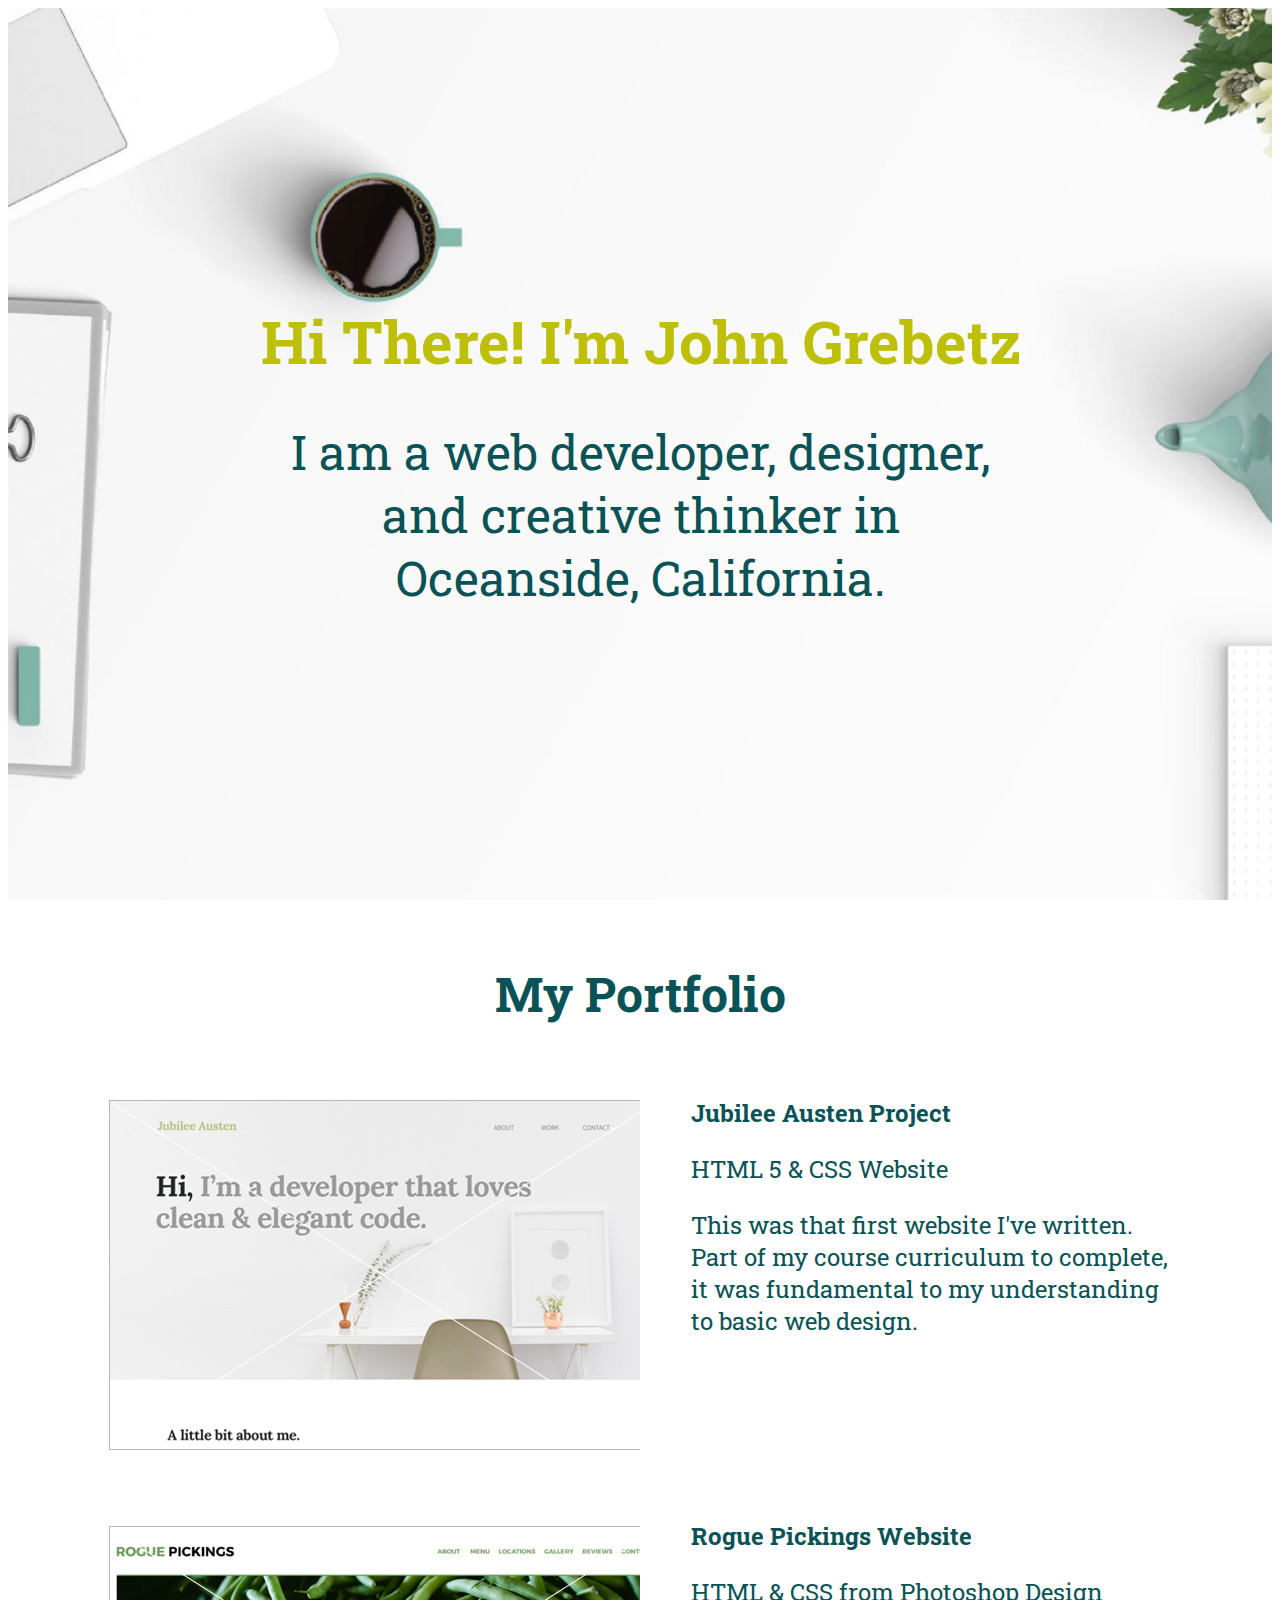
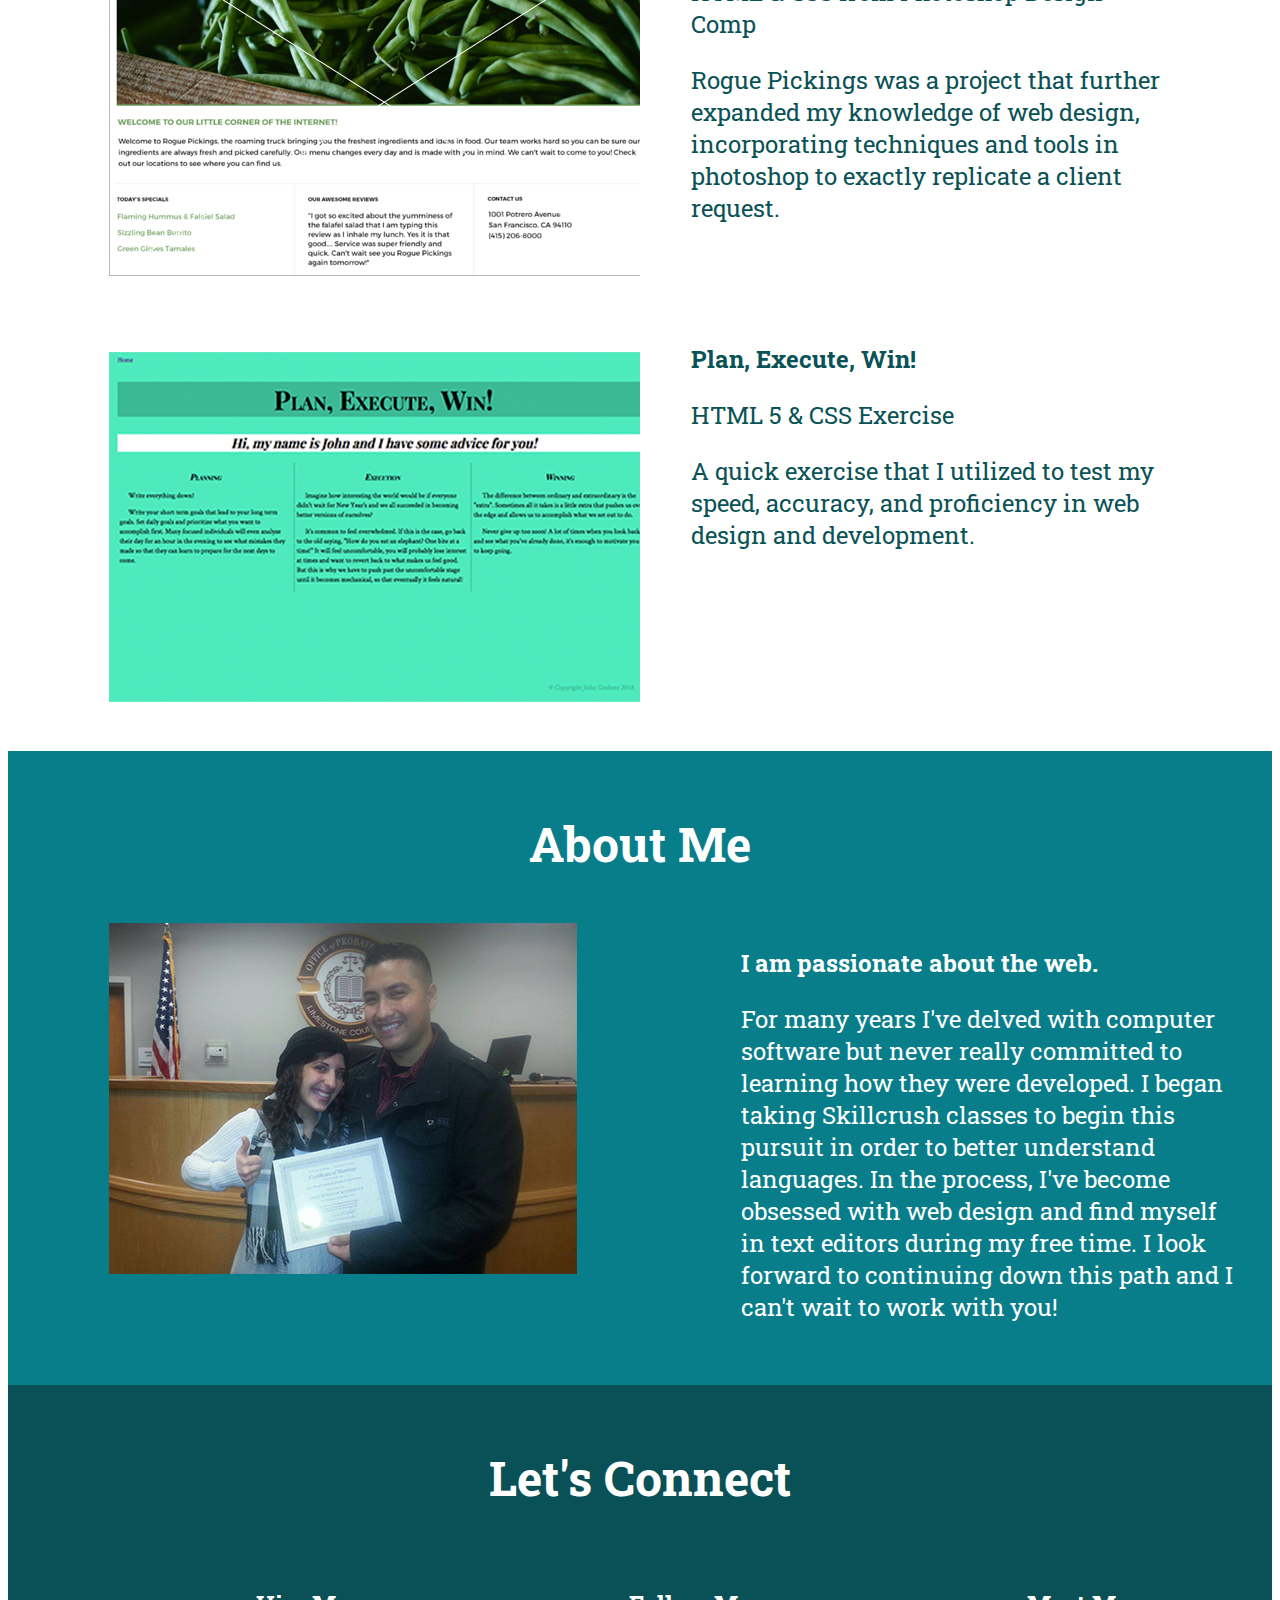
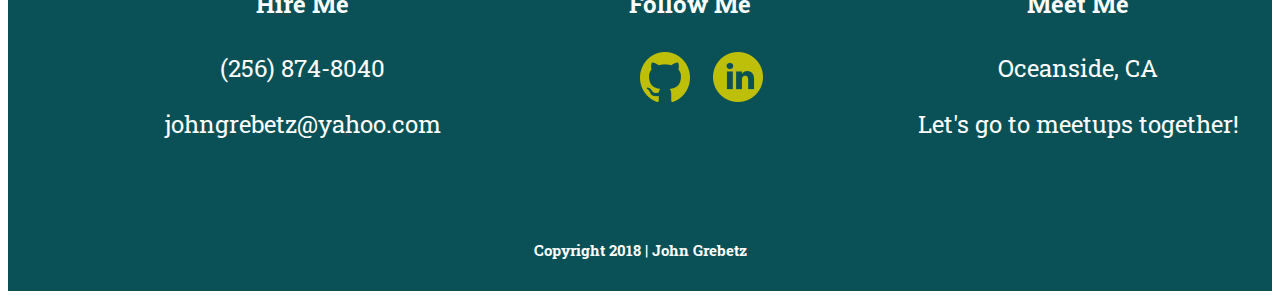
<file: index.html>
<!DOCTYPE html>
<html lang="en">
	<head>
		<title>John Grebetz Portfolio</title>
		<link rel="stylesheet" type="text/css" href="css/main.css">
		<link href="https://fonts.googleapis.com/css?family=Roboto+Slab:400,700" rel="stylesheet">
	</head>
	<body>
<!-- HEADER -->
		<header>
			<section class="header">
				<div id="header">
					<h1><a href="#about">Hi There! I'm John Grebetz</a></h1>
					<h2>I am a web developer, designer, and creative thinker in Oceanside, California.</h2>
				</div>
			</section>
		</header>
<!-- PORTFOLIO-->
		<main>
			<section id="portfolio">
				<div class="full-width">
					<h3 style="color:#095256">My Portfolio</h3>
					<div class="half-width">
						<div class="thumbnail">
							<a href="html/jausten/index1.html" target="_blank"><img src="img/jubilee-thumbnail.png" alt="jubilee-thumbnail"></a>
						</div>
						<div class="thumbnail">
							<a href="html/rpickings/index2.html" target="_blank"><img src="img/rogue-pickings-thumbnail.png" alt="rogue-pickings-thumbnail"></a>
						</div>
						<div class="thumbnail">
							<a href="html/advice/john-advice.html" target="_blank"><img src="img/plan-execute-win.png" alt="plan-execute-win thumbnail"></a>
						</div>
					</div>
					<div class="half-width">
						<div class="description">
							<p class="desc-title"><a href="html/jausten/index1.html" target="_blank"> Jubilee Austen Project</a></p>
							<p>HTML 5 &amp; CSS Website</p>
							<p>This was that first website I've written. Part of my course curriculum to complete, it was fundamental to my understanding to basic web design.</p>
						</div>
						<div class="description">
							<p class="desc-title"><a href="html/rpickings/index2.html" target="_blank">Rogue Pickings Website</a></p>
							<p>HTML &amp; CSS from Photoshop Design Comp</p>
							<p>Rogue Pickings was a project that further expanded my knowledge of web design, incorporating techniques and tools in photoshop to exactly replicate a client request.</p>
						</div>
						<div class="description">
							<p class="desc-title"><a href="html/advice/john-advice.html" target="_blank">Plan, Execute, Win!</a></p>
							<p>HTML 5 &amp; CSS Exercise</p>
							<p>A quick exercise that I utilized to test my speed, accuracy, and proficiency in web design and development.</p>
						</div>
					</div>
				</div>
			</section>
<!-- ABOUT -->
			<section id="about">
				<div class="full-width">
					<h3>About Me</h3>
					<div class="half-width" id="left">
						<img src="img/about-photo.png" alt="about-photo">
					</div>
					<div class="half-width" id="right">
						<p style="font-weight: bold">I am passionate about the web.</p>
						<p>For many years I've delved with computer software but never really committed to learning how they were developed. I began taking Skillcrush classes to begin this pursuit in order to better understand languages. In the process, I've become obsessed with web design and find myself in text editors during my free time. I look forward to continuing down this path and I can't wait to work with you!
					</div>
				</div>
			</section>
<!-- CONNECT -->
			<section id="contact">
				<div class="full-width">
					<h3>Let's Connect</h3>
					<div id="mid">
						<div class="third-width">
							<h4>Hire Me</h4>
								<p>(256) 874-8040</p>
								<p><a href="mailto:johngrebetz@yahoo.com">johngrebetz@yahoo.com</a></p>
						</div>
						<div class="third-width">
							<h4>Follow Me</h4>
							<ul>
								<li><img src="img/github.png" alt="github">
									<a href="https://github.com/johngrebetz" target="_blank"><img class="hoverPhoto" src="img/githubtop.png" alt="github"></a></li>
								<li><img src="img/linkedin.png" alt="linkedin">
									<a href="https://www.linkedin.com/in/john-grebetz-40a32589/" target="_blank"><img class="hoverPhoto" src="img/linkedintop.png" alt="linkedin"></a></li>
							</ul>
						</div>
						<div class="third-width">
							<h4>Meet Me</h4>
							<p>Oceanside, CA</p>
							<p>Let's go to meetups together!</p>
						</div>
					</div>
				</div>
			</section>
<!-- FOOTER -->
			<section id="footer">
				<div class="full-width">
					<h5>Copyright 2018 | John Grebetz</h5>
				</div>
			</section>
		</main>
	</body>
</html>
</file>
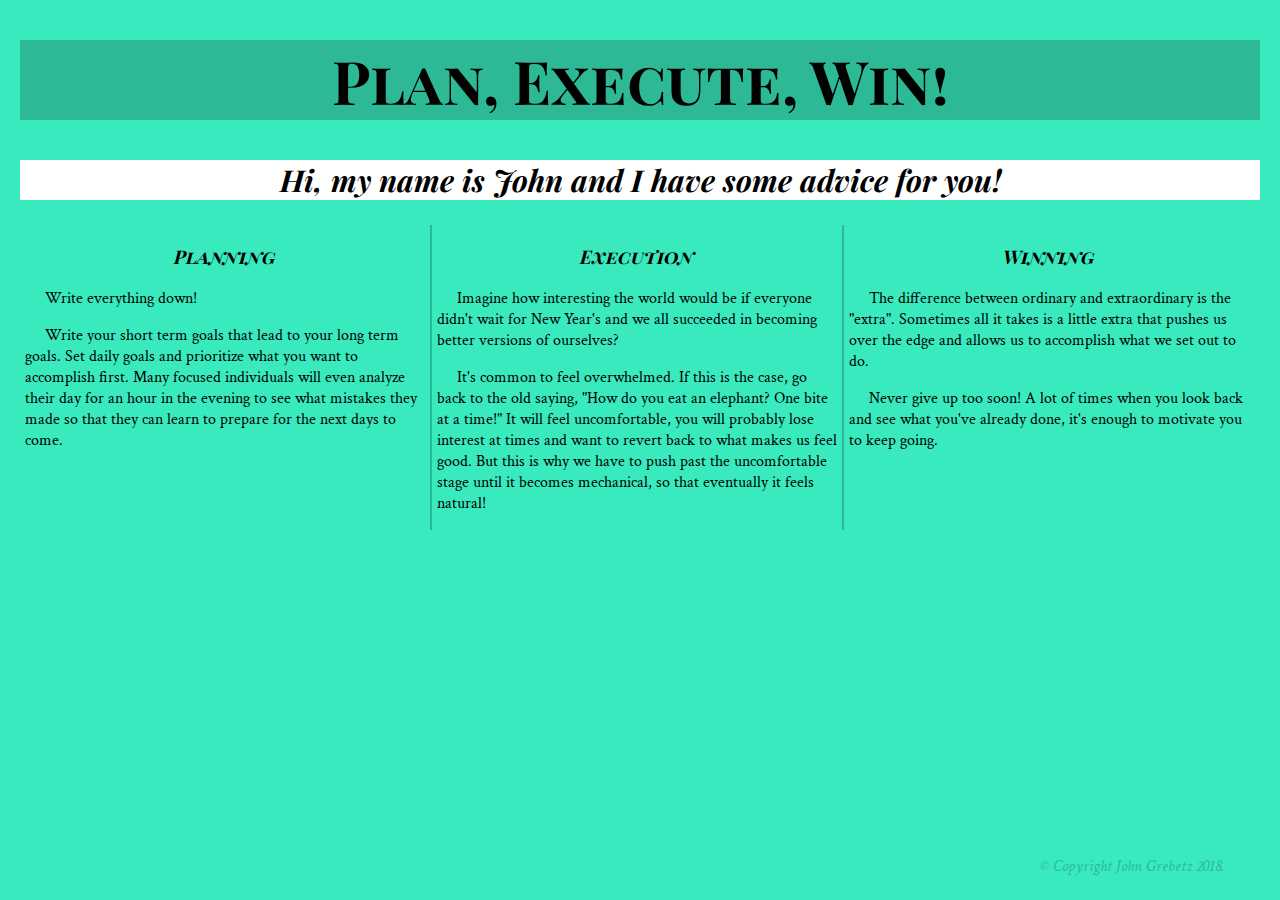
<file: html/advice/john-advice.html>
<!DOCTYPE html>
<html>
    <head>
        <meta charset="utf-8">
        <link rel="stylesheet" type="text/css" href="css/john-style.css">
        <link href="https://fonts.googleapis.com/css?family=Crimson+Text:400,700|Playfair+Display:400,700" rel="stylesheet">
        <title>John's Motivational Advice For Newbies</title>
    </head>
        <body class="john-advice">
            <header>
                <div class="full-width">
                    <div class="header1" id="title1">
                        <h1>Plan, Execute, Win!</h1>
                    </div>
                </div>
                <div class="full-width">
                    <div class="header1" id="title2">
                        <h2>Hi, my name is John and I have some advice for you!</h2>
                    </div>
                </div>
            </header>
            <main>
                <div class="full-width">
                     <div class="third-width" id="advice1">
                        <h3 class="header2">Planning</h3>      
                            <p>Write everything down!</p>
                            <p>Write your short term goals that lead to your long term goals. Set daily goals and prioritize what you want to accomplish first. Many focused individuals will even analyze their day for an hour in the evening to see what mistakes they made so that they can learn to prepare for the next days to come.</p>
                    </div>
                    <div class="third-width" id="advice2">
                        <h3 class="header2">Execution</h3>
                            <p>Imagine how interesting the world would be if everyone didn't wait for New Year's and we all succeeded in becoming better versions of ourselves?</p>

                            <p> It's common to feel overwhelmed. If this is the case, go back to the old saying, "How do you eat an elephant? One bite at a time!" It will feel uncomfortable, you will probably lose interest at times and want to revert back to what makes us feel good. But this is why we have to push past the uncomfortable stage until it becomes mechanical, so that eventually it feels natural!</p>
                    </div>
                    <div class="third-width">
                        <h3 class="header2">Winning</h3>

                            <p> The difference between ordinary and extraordinary is the "extra". Sometimes all it takes is a little extra that pushes us over the edge and allows us to accomplish what we set out to do.</p>
                            <p>Never give up too soon! A lot of times when you look back and see what you've already done, it's enough to motivate you to keep going.</p>
                    </div>
                </div>
            </main>

        <footer id="footer">
            <p>© Copyright John Grebetz 2018.</p>
        </footer>
    </body>
</html>
</file>
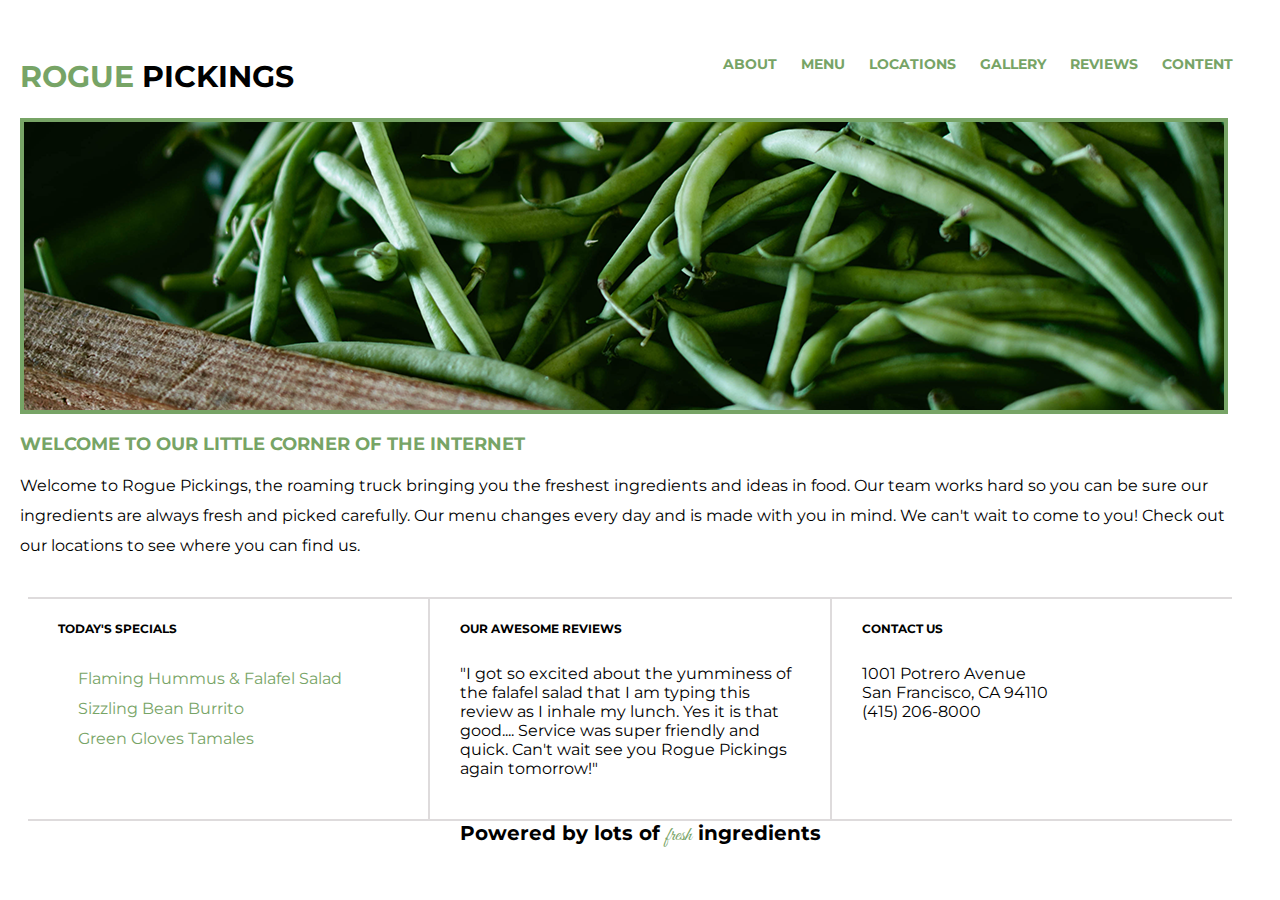
<file: html/rpickings/index2.html>
<!DOCTYPE html>
<html lang="en">

	<head>
		<title>Rogue Pickings</title>
		<link rel="stylesheet" type="text/css" href="css/main2.css">
		<link href="https://fonts.googleapis.com/css?family=Great+Vibes|Montserrat:400,400i,700" rel="stylesheet">
	</head>

	<body>
		<header>
			<div class="full-width">
				<div class="half-width">
					<h1><span>Rogue</span> Pickings</h1>
				</div>

				<div class="half-width">
					<nav>
						<ul>
							<li><a href="#about">About</a></li>
							<li><a href="#menu">Menu</a></li>
							<li><a href="#locations">Locations</a></li>
							<li><a href="#gallery">Gallery</a></li>
							<li><a href="#reviews">Reviews</a></li>
							<li><a href="#content">Content</a></li>
						</ul>
					</nav>
				</div>
			</div>
		</header>

		<main>
			<section id="greenbeans">
				<div class="full-width">
					<img src="img/greenbeans.png" alt="greenbeans" id="greenbeans-img">
				</div>
			</section>
			<section id="about">
				<div class="full-width">
					<h2>
						Welcome to our little corner of the internet
					</h2>
					<p>
						Welcome to Rogue Pickings, the roaming truck bringing you the freshest ingredients and ideas in food. Our team works hard so you can be sure our ingredients are always fresh and picked carefully. Our menu changes every day and is made with you in mind. We can't wait to come to you! Check out our locations to see where you can find us.
					</p>
				</div>
			</section>
			<section id="content">
				<div class="full-width">
					<div class="third-width">
						<h3>
							Today's Specials
						</h3>
						<ul>
							<li><a href="">Flaming Hummus &amp; Falafel Salad</a></li>
							<li><a href="">Sizzling Bean Burrito</a></li>
							<li><a href="">Green Gloves Tamales</a></li>
						</ul>
					</div>
					<div class="third-width" id="review">
						<h3>
							Our Awesome Reviews
						</h3>
						<p>
							"I got so excited about the yumminess of the falafel salad that I am typing this review as I inhale my lunch. Yes it is that good.... Service was super friendly and quick. Can't wait see you Rogue Pickings again tomorrow!"
						</p>
					</div>
					<div class="third-width">
						<h3>
							Contact Us
						</h3>
						<p>
							1001 Potrero Avenue<br>
							San Francisco, CA 94110<br>
							(415) 206-8000
						</p>
					</div>
				</div>
			</section>
			<footer class="footer">
				<div class="full-width">
					<h2>Powered by lots of <span>fresh</span> ingredients</h2>
				</div>
			</footer>
		</main>	
	</body>
</html>
</file>
<file: css/main.css>
/* BASE STYLES*/

body {
	font-family: 'Roboto Slab', serif;
}
a {
	text-decoration: none;
	color: inherit;
	-webkit-transition: color .5s;
    -moz-transition:    color .5s;
    -ms-transition:     color .5s;
    -o-transition:      color .5s;
    transition:         color .5s;
}
h3 {
	padding-top: 1%;
	text-align: center;
	font-size: 36pt;
	font-weight: bold;
}
/*ANIMATION*/

a:hover {
	color: gold;
}
/* GRID */

.full-width {
	width: 100%;
}
.half-width {
	float: left;
	overflow: scroll;
	width: 50%;
}
.third-width {
	float: left;
	width: 33.33%;
}
/* HEADER */

.header {
	background-image: url(../img/hero.png);
	background-attachment: fixed;
	background-position: center top;
	background-size: cover;
}
#header {
	padding-bottom: 20%;
	padding-left: 19.92%; 
	padding-right:19.78%;
	padding-top: 20%;

	text-align: center;
}
h1 {
	color: #bdbf09;
	font-size: 60px;
	font-weight: bold;
	-webkit-transition: color .5s;
    -moz-transition:    color .5s;
    -ms-transition:     color .5s;
    -o-transition:      color .5s;
    transition:         color .5s;
}
h1:hover {
	color: gold;
}
h2 {
	color: #095256;
	font-size: 48px;
	font-weight: normal;
}

/*animation*/

h1 {
	animation: text 3s 1;
}
@keyframes text {
	0%{
		color: #fafafa;
		margin-bottom: -40px;
	}
	30%{
		margin-bottom: -40px;
	}
}

/* PORTFOLIO */

.description {
	color: #095256;
	display: inline-block;
	font-size: 24px;
	height: 350px;
	padding-bottom: 73px;
	padding-left: 51px;
	padding-right: 99px;
}
.desc-title {
	font-weight: bold;
}

#portfolio {
	float: left;
}
.thumbnail {
	padding-bottom: 45px;
	padding-left: 101px;
	padding-top: 27px;
}
/* ABOUT */

#about {
	background-color: #087e8b;
	color: white;
	float: left;
	padding-bottom: 3%;
}
#left {
	padding-left: 101px;
}
#right {
	font-size: 24px;
	width: 40%;
}

/* CONTACT */

#contact {
	color: white;
	background-color: #095156;
	float: left;
	padding-bottom: 3%;
	text-align: center;
	width: 100%;
}
#mid {
	font-size: 24px;
	padding-left: 101px;
}
ul li {
	display: inline-block;
	padding-right: 5%;
	text-decoration: none;
}

/*ANIMATION*/

li {
	position: relative;
	display: inline-block;
}
li .hoverPhoto {
	display: none;
	position: absolute;
	top: 0;
	left: 0;
	z-index: 99;
}
li:hover .hoverPhoto {
	display: inline;
}
/* FOOTER */

#footer {
	background-color: #095156;
	clear: both;
	color: white;
	font-size: 18px;
	text-align: center;
	padding-top: 1%;
	padding-bottom: .5%;
}
</file>
<file: html/advice/css/john-style.css>
/***** Main Styles *****/

.john-advice 
	{
		background: #38eabd;
		font-family: 'Crimson Text', serif;
	}
a:hover 
	{
    	text-decoration: underline;
	}
a:link, a:visited
	{
		text-decoration: none;
	}
/***** Grid *****/

.full-width
	{
		margin: 0 auto;
		width: 1240px;
	}
.third-width
	{
		float: left;
		padding: 0 5px;
		width: 400px;
	}

/***** Headers *****/

.header1
	{
		font-family: 'Playfair Display', serif;
	}
.header2
	{
		font-family: 'Playfair Display', serif;
		font-style: italic;
		font-variant: small-caps;
		text-align: center;
	}
#title1
	{
		background: #2eb996;
		font-size: 30px;
		font-variant: small-caps;
		text-align: center;

	}
#title2
	{
		font-size: 20px;
		font-variant: none;
		font-style: italic;
		background: white;
		text-align: center;

	}

/***** Back to Previous Page Link *****/

.return
	{
		color: #2eb996;
		font-size: 15px;
	}

/***** Body *****/

#advice2
	{
		border-left: 2px solid;
		border-right: 2px solid;
		border-color: #2eb996;
	}
#body
	{
		padding-bottom: 60px;
	}
p
	{
		text-indent: 20px;
	}
/***** Footer *****/

#footer 
	{
		bottom: 0;
		color: #2eb996;
		font-style: italic;
		height: 60px;	
		position: absolute;
		text-align: right;
		width: 95%;

	}
</file>
<file: html/rpickings/css/main2.css>
/***** BASE STYLES *****/

header, main {
	font-family: 'Montserrat', sans-serif;

}

/***** GRID *****/

.full-width {
	width: 1240px;
	margin: 0 auto;
}

.half-width {
	width: 620px;
	float: left;
}

.third-width {
	width: 380px;
	float: left;
	height: 200px;
}

/***** HEADER *****/

header {
	height: 110px;
}
header h1 {
	color: black;
	font-size: 30px;
	padding-top: 30px;
	text-transform: uppercase;
	text-decoration: none;
}
header span {
	color: #77a466;
}
nav {
	float: right;
	padding: 30px 27px 0 0;

	word-spacing: 20px;
}
nav ul li {
	display: inline-block;
}
nav ul li a {
	color: #77a466;
	font-size: 14px;
	font-weight: bold;
	text-transform: uppercase;
	text-decoration: none;
	word-spacing: 27px;

}
/***** GREENBEAN *****/

#greenbeans img#greenbeans-img{
	align-content: center;
	border: 4px solid #77a466;
}

/***** ABOUT *****/

#about h2 {
	color: #77a466;
	font-size: 18px;
	text-transform: uppercase;
	text-decoration: none;
}
#about p {
	font-size: 16px;
	line-height: 30px;
	padding-right: 27px;

}

/***** CONTENT *****/

#content {

}
#content .full-width {
	padding: 20px;
}
#content .third-width {
	border-top: 2px solid #dedbdc;
	border-bottom: 2px solid #dedbdc;
	float: left;
	padding: 10px 10px;
}
#content h3 {
	font-size: 12px;
	text-transform: uppercase;
	display: inline-block;
	padding-left: 20px;
}
#content p {
	font-size: 16px;
	padding: 0 20px 0 20px;
}
#content ul {
	list-style: none;
}
#content ul li a{
	color: #77a466;
	display: inline-block;
	font-size: 16px;
	line-height: 30px;
	text-decoration: none;
}
#review {
	border-left: 2px solid #dedbdc;
	border-right:  2px solid #dedbdc;

}

/***** FOOTER *****/

.footer {

}
footer .full-width {
}
footer h2 {
	text-align: center;
	font-size: 20px;
	font-weight: bold;
}
footer span {
	font-family: 'Great Vibes', cursive;
	font-weight: normal;
	color: #77a466;
}
</file>
